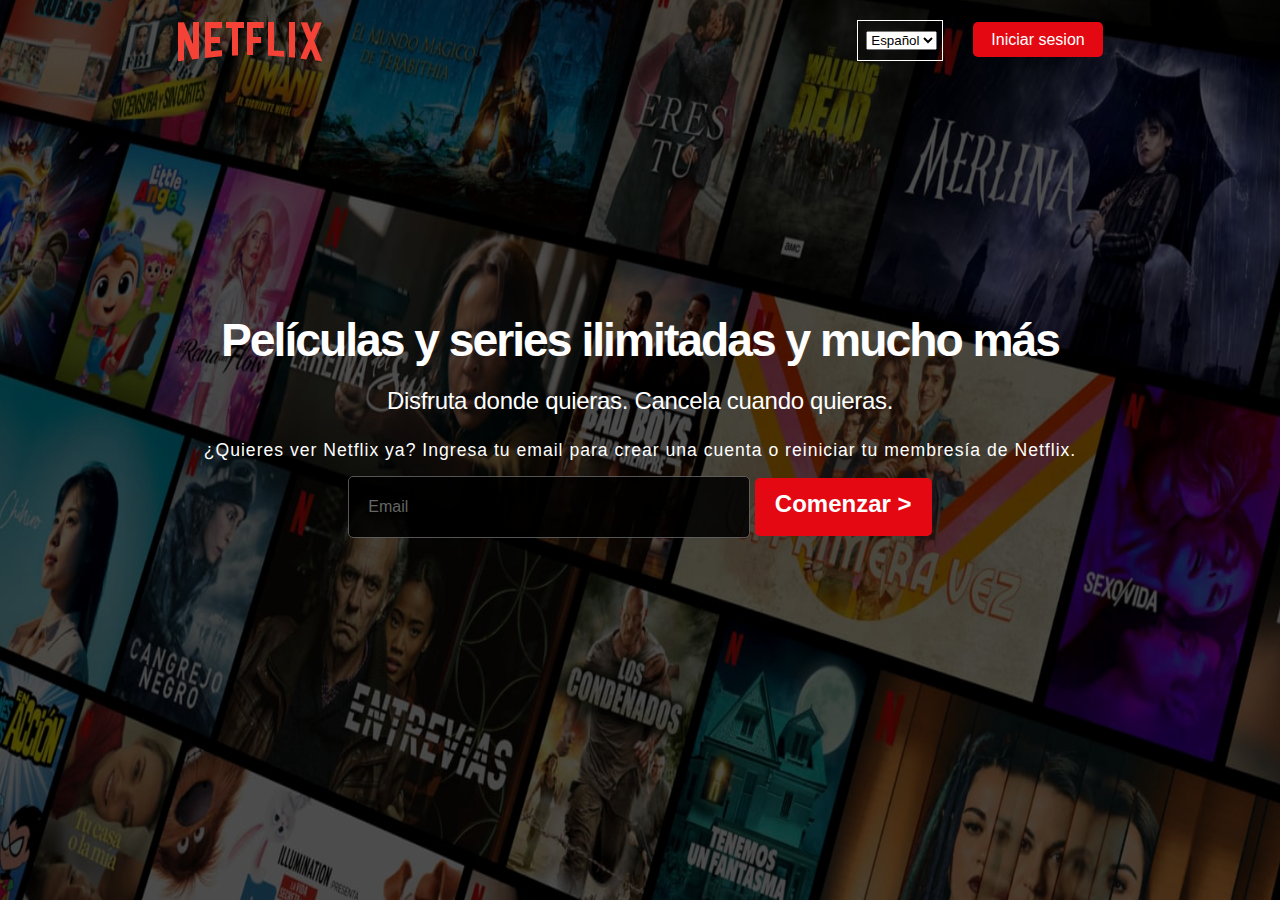
<file: Netflix/index.html>
<!DOCTYPE html>
<html lang="en">
  <head>
    <meta charset="UTF-8" />
    <meta http-equiv="X-UA-Compatible" content="IE=edge" />
    <meta name="viewport" content="width=device-width, initial-scale=1.0" />
    <link rel="stylesheet" href="https://cdnjs.cloudflare.com/ajax/libs/font-awesome/6.3.0/css/all.min.css" integrity="sha512-SzlrxWUlpfuzQ+pcUCosxcglQRNAq/DZjVsC0lE40xsADsfeQoEypE+enwcOiGjk/bSuGGKHEyjSoQ1zVisanQ==" crossorigin="anonymous" referrerpolicy="no-referrer" />
    <link rel="stylesheet" href="./assets/css/style.css" />
    <title>Document</title>
  </head>
  <body>
    <div class="bg-img">
      <div class="bg-black">
        <header>
            <!--NAVBAR--------------------------------------------------------------------------------------->
            <nav class="navbar d_flex">
                <!--RIGHT_SIDE_LOGO----------------------------------->
              <div class="navbar_logo d_flex">
                <div class="navbar_logo_img"></div>
              </div>
              <!--LEFT_SIDE------------------------------------------->
              <div class="d_flex navbar_left">
                <div class="d_flex navbar_list">
                  <i class="fa-sharp fa-solid fa-globe txt-white"></i>
                  <select class="navbar_list-item" name="Idioma" id="">
                    <option value="Idioma">Español</option>
                    <option value="Idioma">Ingles</option>
                  </select>
                </div>
                <div>
                  <a class="navbar_button bg-red txt-white" href="./iniciar_sesion.html">Iniciar sesion</a>
                </div>
              </div>
            </nav>
          </header>
          <!--MAIN_CONTENT----------------------------------------------------------------------------------->
          <main class="main_container d_flex f_column">
            <!--SECTION_TXT---------------------------->
            <div class="txt-white main_container_txt">
              <h2 class="main_container_title">Películas y series ilimitadas y mucho más</h2>
              <h3 class="main_container_title-2">Disfruta donde quieras. Cancela cuando quieras.</h3>
              <p class="main_container_title-3">
                ¿Quieres ver Netflix ya? Ingresa tu email para crear una cuenta o
                reiniciar tu membresía de Netflix.
              </p>
            </div>
            <!--SECTION_INPUTS------------------------->
            <div class="main_container_input">
              <input class="main_container_input-item" type="email" placeholder="  Email" />
              <a class="main_container_button bg-red txt-white">Comenzar ></a>
            </div>
          </main>
          
      </div> 
    </div>
 </body>
</html>
</file>
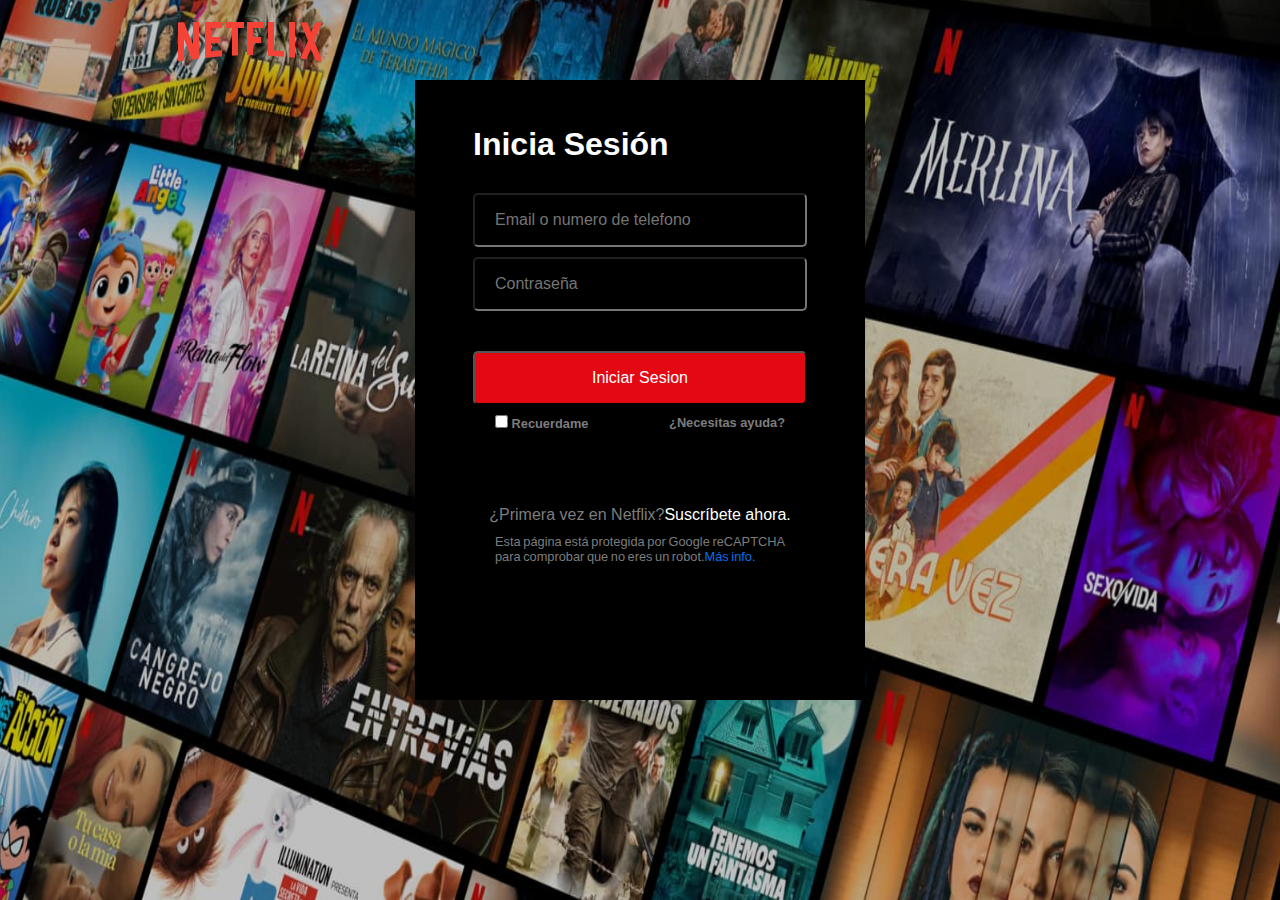
<file: Netflix/iniciar_sesion.html>
<!DOCTYPE html>
<html lang="en">
  <head>
    <meta charset="UTF-8" />
    <meta http-equiv="X-UA-Compatible" content="IE=edge" />
    <meta name="viewport" content="width=device-width, initial-scale=1.0" />
    <link rel="stylesheet" href="https://cdnjs.cloudflare.com/ajax/libs/font-awesome/6.3.0/css/all.min.css" integrity="sha512-SzlrxWUlpfuzQ+pcUCosxcglQRNAq/DZjVsC0lE40xsADsfeQoEypE+enwcOiGjk/bSuGGKHEyjSoQ1zVisanQ==" crossorigin="anonymous" referrerpolicy="no-referrer" />
    <link rel="stylesheet" href="./assets/css/style.css" />
    <title>Document</title>
  </head>
  <body>
    <div class="bg-img bg-color">
      <header>
        <!--NAVBAR--------------------------------------------------------------------------------------->
        <nav class="navbar d_flex">
            <!--RIGHT_SIDE_LOGO----------------------------------->
          <div class="navbar_logo d_flex">
            <div class="navbar_logo_img"></div>
          </div>
        </nav>
      </header>
      <!--MAIN_CONTENT----------------------------------------------------------------------------------->
      <main class="d_flex registro">
        <div class="container d_flex">
          <form class="container_sup d_flex f_column" action="">
            <div class="container_form-inputs d_flex f_column">
              <legend class="txt-white container_form-title">Inicia Sesión</legend>
              <input class="bg-black" type="email" type="number" placeholder="Email o numero de telefono">
              <input class="bg-black" type="password" placeholder="Contraseña">
              <input class="bg-red txt-white container_form-inputs-button" type="submit" value="Iniciar Sesion"> 
            </div>
            <div class="container_inf d_flex">
              <div>
                <label class="txt-gray" for=""><input type="checkbox" name="Recuerdame" value="Yes"> Recuerdame</label>
              </div>
              <a class="txt-decoration txt-gray" href="https://www.netflix.com/co/LoginHelp">¿Necesitas ayuda?</a>
            </div>
            <div class="d_flex">
              <p class="txt-gray">¿Primera vez en Netflix?</p> <a class="txt-white txt-decoration" href="">Suscríbete ahora.</a>
            </div>
            <div>
              <p class="txt-gray container_inf-txt">Esta página está protegida por Google reCAPTCHA para comprobar que no eres un 
                robot.<a class="txt-decoration" href="">Más info.</a></p>
            </div>
          </form>
        </div>
      </main>
    </div>
  </body>
</html>
</file>
<file: Netflix/assets/css/style.css>
* {
    box-sizing: border-box;
    margin: 0;
    padding: 0;
    font-family: Arial, Helvetica, sans-serif;
}
*, *:before, *:after {
    box-sizing: inherit;
}
.d_flex {
    display: flex;
}
.d_block {
    display: block;
}
.f_column {
    flex-direction: column;
}
.bg-red {
    background-color: #E40813;
    text-decoration: none;
}
.bg-black {
    background-color: rgba(0 0 0 / 60%);
    position: relative;
    width: 100%;
    height: 100vh;
}
.txt-white {
    color: #ffff;
}
.txt-gray {
    color: #7D7D7D;
}
.txt-decoration {
    text-decoration: none;
}
/*BACKGROUND_IMG-----------------------------------------------*/
.bg-img {
    position: absolute;
    width: 100%;
    height: 100vh;
    background-size: 125% 145%;
    background-position: -190px -250px;
    background-image: url(../img/background-img.jpg);
}
/*NAVBAR-------------------------------------------------------*/

.navbar {
    width: 100%;
    align-items: center;
    justify-content: space-between;
}
.navbar_logo {
    width: 500px;
    height: 80px;  
}
.navbar_logo_img {
    width: 350px;
    height: 80px;
    margin: auto;
    background-repeat: no-repeat;
    background-position: center;
    background-image: url(../logo/Netflix.png);
}
.navbar_left {
    width: 600px;
    gap: 30px;
    justify-content: center;
    align-items: center;
}
.navbar_list {  
    padding: 10px 5px;
    border: #ffff solid .5px;
    gap: 3px;
}
.navbar_button {
    padding: 9px 18px;
    border-radius: 5px;
}
/*MAIN_CONTAINER------------------------------------------------*/
/*MAIN_CONTAINER_TXT*/
.main_container {
    justify-content: center;
    align-items: center;
    padding: 17vh 0;
}
.main_container_txt {
    margin-top: 80px;
    text-align: center;  
}
.main_container_title {
    font-size: 2.89rem;
    font-weight: 800;
    letter-spacing: -2px;
}
.main_container_title-2 {
    margin: 20px 0 10px;  
    font-size: 1.5rem;
    letter-spacing: -0.3px;
    font-weight: 500;
}
.main_container_title-3 {
    margin: 25px 0 15px;
    font-size: 1.1rem;
    letter-spacing: 1px;
}
/*MAIN_CONTAINER_INPUT*/
.main_container_input {
    margin: 0;
    height: 100px;
}
.main_container_input-item {
    width: 380px;
    height: 60px;
    background-color: #000;
    border: solid #626363 .1px;
    border-radius: 5px;
    opacity: .85;
    font-size: 1rem;
    padding: 0 10px;
}
.main_container_button {
    width: 225px;
    height: 60px;
    font-size: 1.5rem;
    border: none;
    padding: 12px 20px 19px;
    border-radius: 5px;
    font-weight: bold;
}
/*REGISTRO_CONTANINER---------------------------------------------*/
/*CONTAINER_SUPERIOR*/
.registro {
    justify-content: center;
    align-items: start;
}
.container {
    width: 450px;
    height: 620px;
    background-color:black;
}
.container_form-title {
    font-size: 2rem;
    margin: 20px 0;
    font-weight: bold;
}
.container_sup {
    width: 100%;
    align-items: center;
    justify-content: center;
    margin: 0 0 100px;
}
.container_form-inputs {
    gap: 10px;
}
.container_form-inputs input {
    width: 290px;
    height: 50px;
    padding: 0 20px;
    border-radius: 5px;
    font-size: 1rem;
}
.container_form-inputs-button {
    margin: 30px 0 10px;
}
/*CONTAINER_INFERIOR*/
.container_inf  {
    width: 290px;
    font-size: .8rem;
    justify-content: space-between;
    margin: 0 0 75px;
    font-weight: 550;
}
.container_inf-txt {
   width: 290px;
   text-align: justify;
   font-size: .8rem;
   margin: 10px;
   word-spacing: -1px;
}
.container_inf-txt a {
    color: #0071EB;
}
</file>
